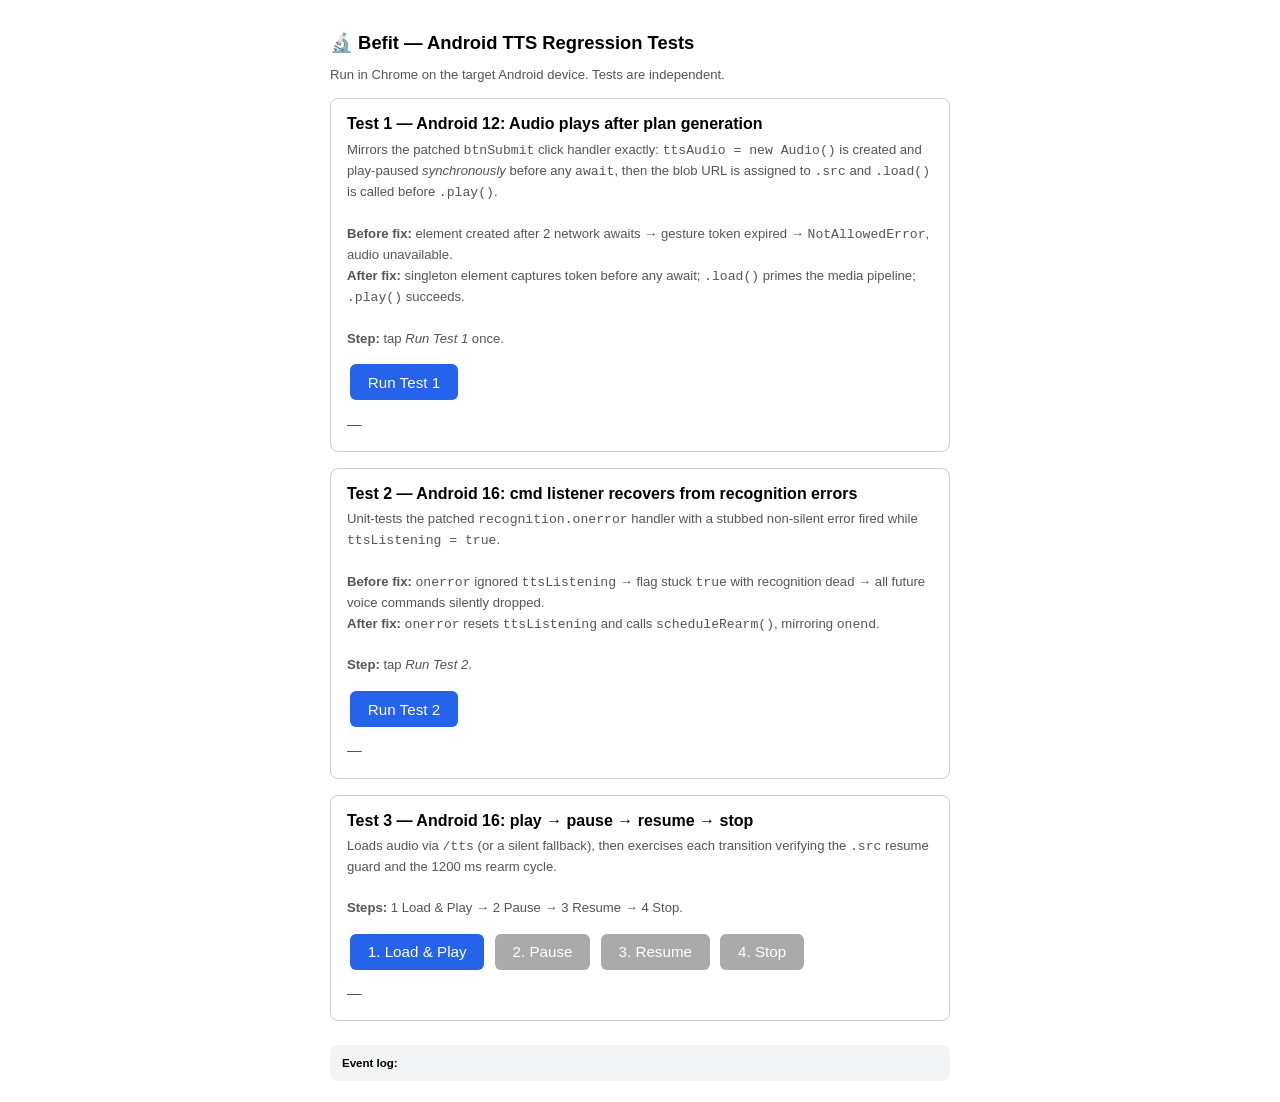
<file: tests/test_android_tts.html>
<!DOCTYPE html>
<!--
  tests/test_android_tts.html
  ===========================
  Manual regression tests for Android Chrome TTS bugs.

  Bug 1 (Android 12) — Audio unavailable after plan generation
    Root cause: ttsAudio pre-unlock was created inside runPipeline() after two
    network awaits had already expired the user-gesture activation token.
    Fix: ttsAudio is pre-unlocked synchronously inside the btnSubmit click handler
    before await runPipeline() is called. ttsPlay() reuses the same element by
    assigning the blob URL to .src and calling .load() before .play().

  Bug 2 (Android 16) — Voice commands stop working after first use
    Root cause A: recognition.onerror did not reset ttsListening, leaving it
    stuck true with recognition dead on any non-silent error during cmd-listening.
    Fix: onerror now mirrors onend — rolls ttsListening back and schedules rearm.
    Root cause B: 700 ms rearm delay too short for Android Chrome recognition reset.
    Fix: Delay increased to 1200 ms.

  HOW TO RUN
  ----------
  1. Start backend:  uv run uvicorn backend.main:app --reload
  2. Find your LAN IP and open on the Android device:
       http://<LAN-IP>:8000/tests/test_android_tts.html
  3. Follow each test's steps and check PASS / FAIL.
-->
<html lang="en">
<head>
  <meta charset="UTF-8"/>
  <meta name="viewport" content="width=device-width, initial-scale=1.0"/>
  <title>Befit &#x2014; Android TTS regression tests</title>
  <style>
    body  { font-family: sans-serif; max-width: 620px; margin: 2rem auto; padding: 0 1rem; }
    h1    { font-size: 1.15rem; }
    .test { border: 1px solid #ccc; border-radius: 8px; padding: 1rem; margin: 1rem 0; }
    .test h2 { font-size: 1rem; margin: 0 0 .4rem; }
    .desc    { font-size: .82rem; color: #555; margin-bottom: .75rem; line-height: 1.55; }
    button   { padding: .6rem 1.1rem; font-size: .95rem; border-radius: 6px;
               border: none; background: #2563eb; color: #fff; cursor: pointer; margin: .2rem; }
    button:disabled { background: #aaa; cursor: default; }
    .result  { margin-top: .75rem; font-weight: bold; font-size: .92rem; min-height: 1.2rem; }
    .pass { color: #16a34a; } .fail { color: #dc2626; } .info { color: #555; font-weight: normal; }
    #log  { margin-top: 1.5rem; background: #f3f4f6; padding: .75rem; border-radius: 8px;
            font-size: .72rem; white-space: pre-wrap; word-break: break-all; }
  </style>
</head>
<body>

<h1>&#x1F52C; Befit &#x2014; Android TTS Regression Tests</h1>
<p style="font-size:.82rem;color:#555">
  Run in Chrome on the target Android device. Tests are independent.
</p>

<!-- ── Test 1: Bug 1 (Android 12) pre-unlock as singleton before first await ── -->
<div class="test">
  <h2>Test 1 &#x2014; Android 12: Audio plays after plan generation</h2>
  <div class="desc">
    Mirrors the patched <code>btnSubmit</code> click handler exactly:
    <code>ttsAudio = new Audio()</code> is created and play-paused
    <em>synchronously</em> before any <code>await</code>,
    then the blob URL is assigned to <code>.src</code> and <code>.load()</code>
    is called before <code>.play()</code>.<br><br>
    <strong>Before fix:</strong> element created after 2 network awaits &#x2192;
    gesture token expired &#x2192; <code>NotAllowedError</code>, audio unavailable.<br>
    <strong>After fix:</strong> singleton element captures token before any await;
    <code>.load()</code> primes the media pipeline; <code>.play()</code> succeeds.<br><br>
    <strong>Step:</strong> tap <em>Run Test 1</em> once.
  </div>
  <button id="t1-btn">Run Test 1</button>
  <div class="result info" id="t1-result">&#x2014;</div>
</div>

<!-- ── Test 2: Bug 2A (Android 16) onerror ttsListening rollback ── -->
<div class="test">
  <h2>Test 2 &#x2014; Android 16: cmd listener recovers from recognition errors</h2>
  <div class="desc">
    Unit-tests the patched <code>recognition.onerror</code> handler with a stubbed
    non-silent error fired while <code>ttsListening = true</code>.<br><br>
    <strong>Before fix:</strong> <code>onerror</code> ignored <code>ttsListening</code>
    &#x2192; flag stuck <code>true</code> with recognition dead &#x2192; all future
    voice commands silently dropped.<br>
    <strong>After fix:</strong> <code>onerror</code> resets <code>ttsListening</code>
    and calls <code>scheduleRearm()</code>, mirroring <code>onend</code>.<br><br>
    <strong>Step:</strong> tap <em>Run Test 2</em>.
  </div>
  <button id="t2-btn">Run Test 2</button>
  <div class="result info" id="t2-result">&#x2014;</div>
</div>

<!-- ── Test 3: Full play/pause/resume/stop cycle ── -->
<div class="test">
  <h2>Test 3 &#x2014; Android 16: play &#x2192; pause &#x2192; resume &#x2192; stop</h2>
  <div class="desc">
    Loads audio via <code>/tts</code> (or a silent fallback), then exercises each
    transition verifying the <code>.src</code> resume guard and the 1200 ms rearm cycle.<br><br>
    <strong>Steps:</strong>
    1 Load &amp; Play &#x2192; 2 Pause &#x2192; 3 Resume &#x2192; 4 Stop.
  </div>
  <button id="t3-load">1. Load &amp; Play</button>
  <button id="t3-pause"  disabled>2. Pause</button>
  <button id="t3-resume" disabled>3. Resume</button>
  <button id="t3-stop"   disabled>4. Stop</button>
  <div class="result info" id="t3-result">&#x2014;</div>
</div>

<div id="log"><strong>Event log:</strong>
</div>

<script>
'use strict';

const API_BASE = (window.location.hostname === 'localhost' ||
                  window.location.hostname === '127.0.0.1')
  ? '' : 'https://befit-backend-z9q1.onrender.com';

const logEl = document.getElementById('log');
function log(msg) {
  logEl.textContent += new Date().toISOString().slice(11,23) + '  ' + msg + '\n';
}
function setResult(id, state, msg) {
  const el = document.getElementById(id);
  el.className = 'result ' + state;
  const icon = { pass: '\u2705 PASS', fail: '\u274C FAIL', info: '\u2139\uFE0F' }[state] || '';
  el.textContent = icon + '  ' + msg;
}

async function fetchBlob() {
  const res = await fetch(API_BASE + '/tts', {
    method: 'POST',
    headers: { 'Content-Type': 'application/json' },
    body: JSON.stringify({ text: 'Befit test.' }),
  });
  if (res.status === 502 || res.status === 503) return null;
  if (!res.ok) throw new Error('HTTP ' + res.status);
  return res.blob();
}

// ─────────────────────────────────────────────────────────────────────────────
// Test 1 — Bug 1 (Android 12): singleton pre-unlock before any await
//
// Exact mirror of the patched btnSubmit → runPipeline → ttsPlay() path:
//   1. new Audio() + play-pause BEFORE any await (gesture token captured)
//   2. 4 simulated async hops
//   3. blob URL → .src → .load() → .play() on same element
//
// PASS: play() resolves (audio plays) OR NotAllowedError caught — never silent.
// FAIL: NotAllowedError thrown and uncaught (audio unavailable, old bug).
// ─────────────────────────────────────────────────────────────────────────────
document.getElementById('t1-btn').addEventListener('click', async () => {
  const btn = document.getElementById('t1-btn');
  btn.disabled = true;
  setResult('t1-result', 'info', 'Running\u2026');

  // ── Step 1: synchronous pre-unlock (mirrors patched btnSubmit handler) ─────
  let ttsAudio = new Audio();
  ttsAudio.play().catch(() => {});
  ttsAudio.pause();
  log('[T1] ttsAudio pre-unlocked synchronously (before any await)');

  // ── Step 2: simulate 4 async hops (2 in runPipeline + 2 in ttsPlay) ────────
  for (let i = 1; i <= 4; i++) {
    await new Promise(r => setTimeout(r, 200));
    log('[T1] simulated await ' + i + '/4');
  }

  // ── Step 3: fetch blob (or fallback), assign .src, .load(), .play() ─────────
  let blob = null;
  try { blob = await fetchBlob(); }
  catch (e) { log('[T1] /tts unavailable: ' + e.message); }

  const url = blob
    ? URL.createObjectURL(blob)
    : '[data-uri]';

  // Mirrors the patched ttsPlay() body exactly
  if (ttsAudio.src) URL.revokeObjectURL(ttsAudio.src);
  ttsAudio.src = url;
  ttsAudio.load();  // primes pipeline on Android Chrome (key fix)

  try {
    await ttsAudio.play();
    log('[T1] play() resolved — audio started');
    setResult('t1-result', 'pass',
      'play() succeeded on pre-unlocked singleton after 4 async hops. Bug 1 fixed.');
    setTimeout(() => ttsAudio.pause(), 1500);
  } catch (err) {
    log('[T1] play() rejected: ' + err.name + ': ' + err.message);
    if (err.name === 'NotAllowedError') {
      setResult('t1-result', 'fail',
        'NotAllowedError — pre-unlock did not capture gesture on this device/build.');
    } else {
      setResult('t1-result', 'pass',
        err.name + ' caught (not silent). Error handling works.');
    }
  }
  btn.disabled = false;
});

// ─────────────────────────────────────────────────────────────────────────────
// Test 2 — Bug 2A (Android 16): onerror must mirror onend
//
// Stubs recognition.start() as a no-op, fires a simulated non-silent onerror
// while ttsListening=true, then verifies ttsListening was rolled back and
// scheduleRearm was called — exactly what the patched handler does.
// ─────────────────────────────────────────────────────────────────────────────
document.getElementById('t2-btn').addEventListener('click', () => {
  setResult('t2-result', 'info', 'Running\u2026');
  log('[T2] start');

  let ttsListening = false;
  let ttsAudioStub = {};        // non-null stub so rearm condition passes
  let ttsUsingWebSpeech = false;
  let rearmScheduled = false;

  function scheduleRearm() { rearmScheduled = true; log('[T2] scheduleRearm() called'); }

  // Patched onerror (copy of the fix applied to app.js)
  function onerror(event) {
    // isListening = false; updateMicUI(); (skipped — DOM not relevant here)
    if (ttsListening) {
      ttsListening = false;
      if (ttsAudioStub !== null || ttsUsingWebSpeech) scheduleRearm();
      return;
    }
    const silent = ['no-speech', 'aborted'];
    if (!silent.includes(event.error)) log('[T2] showMicError: ' + event.error);
  }

  // Simulate: ttsListening was set true by startCmdListener(), then a 'network'
  // error fires (non-silent, non-aborted — the class that broke the old code).
  ttsListening = true;
  log('[T2] ttsListening set true (as startCmdListener would)');
  log('[T2] firing onerror({ error: \'network\' })');
  onerror({ error: 'network' });

  log('[T2] ttsListening after onerror: ' + ttsListening);
  log('[T2] rearmScheduled: ' + rearmScheduled);

  if (ttsListening === false && rearmScheduled) {
    setResult('t2-result', 'pass',
      'ttsListening reset to false; scheduleRearm() called. Bug 2A fixed.');
  } else {
    const detail = (ttsListening ? 'ttsListening still true. ' : '') +
                   (!rearmScheduled ? 'scheduleRearm not called. ' : '');
    setResult('t2-result', 'fail', detail + 'Patch not applied correctly.');
  }
});

// ─────────────────────────────────────────────────────────────────────────────
// Test 3 — Full play/pause/resume/stop (Android 16, Bug 2B: .src guard + rearm)
// ─────────────────────────────────────────────────────────────────────────────
let t3Audio = null;

document.getElementById('t3-load').addEventListener('click', async () => {
  const btn = document.getElementById('t3-load');
  btn.disabled = true;
  setResult('t3-result', 'info', 'Loading\u2026');
  try {
    let blob = null;
    try { blob = await fetchBlob(); }
    catch (e) { log('[T3] /tts unavailable: ' + e.message); }

    const url = blob
      ? URL.createObjectURL(blob)
      : '[data-uri]';

    // Mirror patched ttsPlay(): reuse or create, assign src, load, play
    if (!t3Audio) t3Audio = new Audio();
    t3Audio.src = url;
    t3Audio.load();
    t3Audio.onplay  = () => log('[T3] onplay');
    t3Audio.onpause = () => log('[T3] onpause');
    t3Audio.onended = () => log('[T3] onended');
    log('[T3] .src = ' + t3Audio.src.slice(0,60));
    log('[T3] .currentSrc (may be "") = "' + t3Audio.currentSrc + '"');

    try {
      await t3Audio.play();
      log('[T3] play() resolved');
      setResult('t3-result', 'info', 'Playing. Tap Pause.');
    } catch (err) {
      log('[T3] play() blocked: ' + err.name + ' — continuing to pause/resume check');
      setResult('t3-result', 'info', 'play() blocked (' + err.name + '). Tap Pause.');
    }
    document.getElementById('t3-pause').disabled = false;
  } catch (err) {
    log('[T3] load error: ' + err.message);
    setResult('t3-result', 'fail', 'Load failed: ' + err.message);
    btn.disabled = false;
  }
});

document.getElementById('t3-pause').addEventListener('click', () => {
  if (!t3Audio) return;
  t3Audio.pause();
  log('[T3] paused | .src=' + !!t3Audio.src + ' .currentSrc="' + t3Audio.currentSrc + '"');
  document.getElementById('t3-pause').disabled  = true;
  document.getElementById('t3-resume').disabled = false;
  setResult('t3-result', 'info', 'Paused. Tap Resume.');
});

document.getElementById('t3-resume').addEventListener('click', async () => {
  const btn = document.getElementById('t3-resume');
  btn.disabled = true;
  if (!t3Audio) { setResult('t3-result', 'fail', 'No audio — run step 1 first.'); return; }

  const hasSrc        = !!t3Audio.src;
  const hasCurrentSrc = !!t3Audio.currentSrc;
  const guardOld = t3Audio.paused && !t3Audio.ended && hasCurrentSrc;
  const guardNew = t3Audio.paused && !t3Audio.ended && hasSrc;
  log('[T3] .src=' + hasSrc + ' .currentSrc=' + hasCurrentSrc +
      ' | old guard=' + guardOld + ' new guard=' + guardNew);

  if (!guardNew) {
    setResult('t3-result', 'fail', '.src falsy — unexpected state. See log.');
    btn.disabled = false; return;
  }
  try {
    await t3Audio.play();
    log('[T3] resume play() resolved');
    const note = !hasCurrentSrc
      ? ' (.currentSrc was "" \u2014 old guard would have failed on this device)'
      : ' (.currentSrc also set on this build)';
    setResult('t3-result', 'info', 'Resumed. Tap Stop.' + note);
    document.getElementById('t3-stop').disabled = false;
  } catch (err) {
    log('[T3] resume play() rejected: ' + err.name);
    setResult('t3-result', guardNew ? 'pass' : 'fail',
      'play() rejected (' + err.name + ') but .src guard passed.' +
      (!hasCurrentSrc ? ' Old .currentSrc guard would also have failed.' : ''));
    btn.disabled = false;
  }
});

document.getElementById('t3-stop').addEventListener('click', () => {
  if (t3Audio) {
    t3Audio.onpause = null;
    t3Audio.pause();
    if (t3Audio.src && t3Audio.src.startsWith('blob:')) URL.revokeObjectURL(t3Audio.src);
    t3Audio = null;
    log('[T3] stopped and cleaned up');
  }
  setResult('t3-result', 'pass',
    'Full play \u2192 pause \u2192 resume \u2192 stop cycle completed. Bug 2B fixed.');
  document.getElementById('t3-stop').disabled = true;
});
</script>
</body>
</html>
</file>
